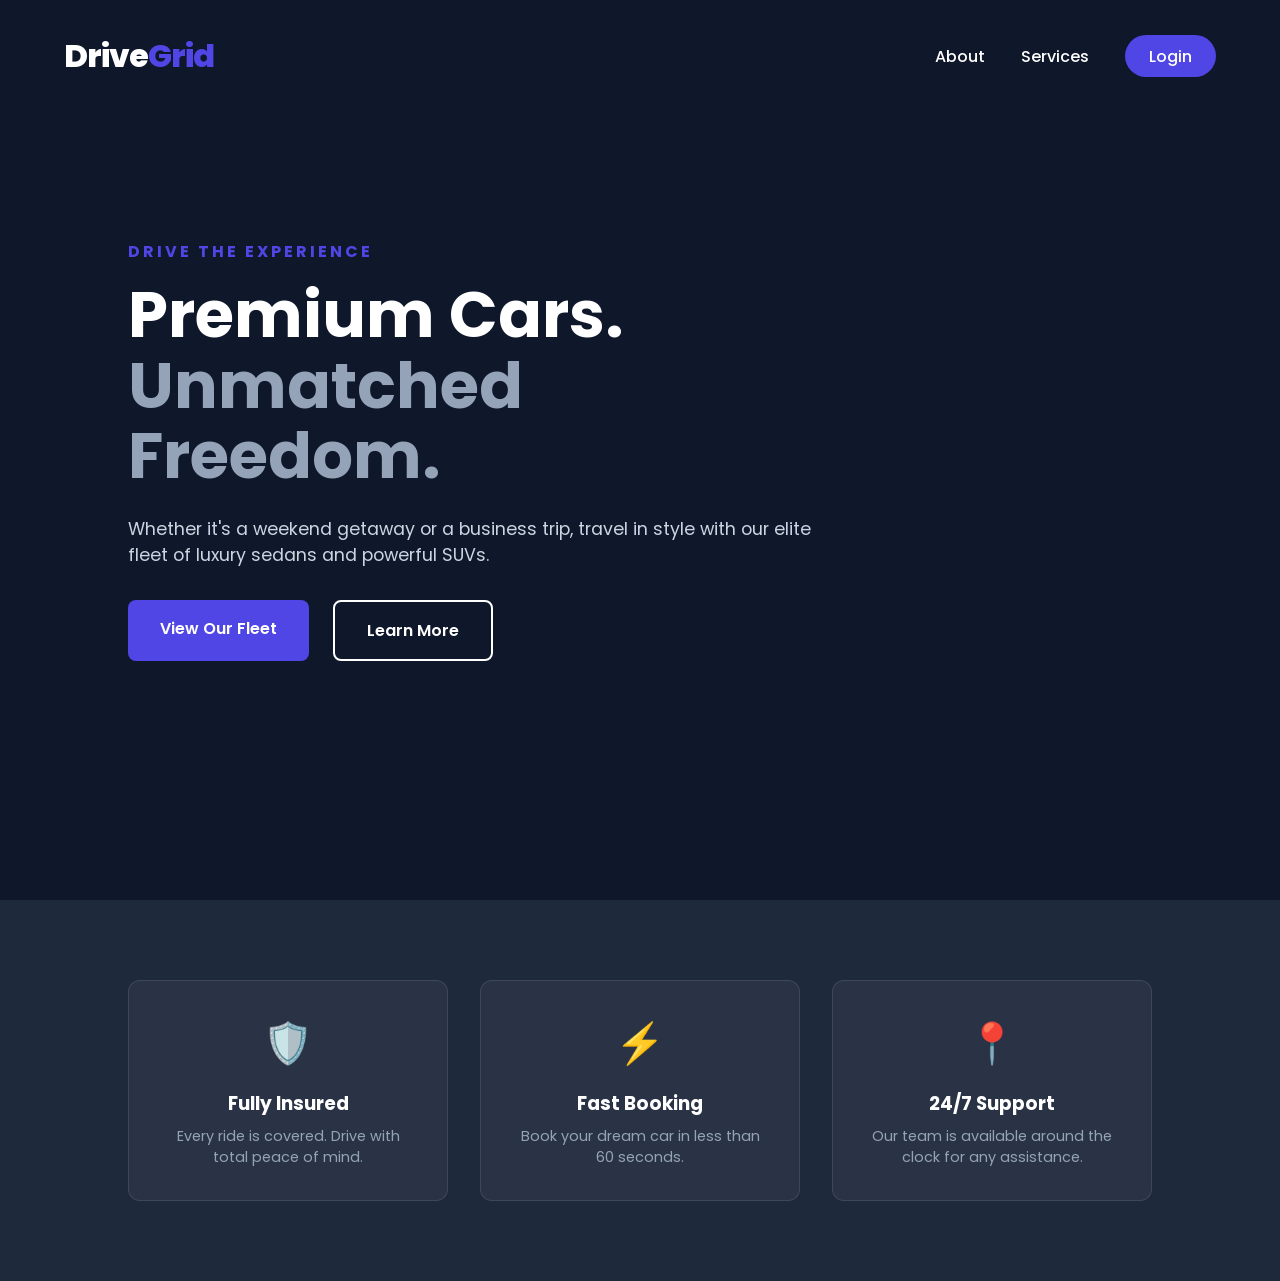
<file: index.html>
<!DOCTYPE html>
<html lang="en">
<head>
    <meta charset="UTF-8">
    <meta name="viewport" content="width=device-width, initial-scale=1.0">
    <title>DRIVE GRID</title>
    <link rel="stylesheet" href="intro.css">
    <link href="https://fonts.googleapis.com/css2?family=Poppins:wght@300;400;600;800&display=swap" rel="stylesheet">
</head>
<body>

    <nav class="navbar">
        <div class="logo">Drive<span>Grid</span></div>
        <div class="nav-links">
            <a href="#about">About</a>
            <a href="#services">Services</a>
            <a href="auth.html" class="btn-login">Login</a>
        </div>
    </nav>

    <header class="hero">
        <div class="hero-overlay"></div>
        <div class="hero-content">
            <h4 class="fade-in">Drive the Experience</h4>
            <h1 class="fade-in-delayed">Premium Cars. <br><span>Unmatched Freedom.</span></h1>
            <p class="fade-in-delayed">Whether it's a weekend getaway or a business trip, travel in style with our elite fleet of luxury sedans and powerful SUVs.</p>
            <div class="hero-btns fade-in-delayed">
                <a href="intro.html" class="btn-primary">View Our Fleet</a>
                <a href="#about" class="btn-secondary">Learn More</a>
            </div>
        </div>
    </header>

    <section class="features" id="services">
        <div class="feature-card">
            <div class="icon">🛡️</div>
            <h3>Fully Insured</h3>
            <p>Every ride is covered. Drive with total peace of mind.</p>
        </div>
        <div class="feature-card">
            <div class="icon">⚡</div>
            <h3>Fast Booking</h3>
            <p>Book your dream car in less than 60 seconds.</p>
        </div>
        <div class="feature-card">
            <div class="icon">📍</div>
            <h3>24/7 Support</h3>
            <p>Our team is available around the clock for any assistance.</p>
        </div>
    </section>

</body>
</html>
</file>
<file: intro.css>
:root {
    --primary: #4f46e5;
    --white: #ffffff;
    --dark-bg: #0f172a;
}

* {
    margin: 0;
    padding: 0;
    box-sizing: border-box;
    font-family: 'Poppins', sans-serif;
}

body {
    background-color: var(--dark-bg);
    color: var(--white);
    overflow-x: hidden;
}

/* Navbar Styling */
.navbar {
    position: absolute;
    top: 0;
    width: 100%;
    padding: 2rem 5%;
    display: flex;
    justify-content: space-between;
    align-items: center;
    z-index: 100;
}

.logo { font-size: 2rem; font-weight: 800; letter-spacing: -1px; }
.logo span { color: var(--primary); }

.nav-links a {
    color: white;
    text-decoration: none;
    margin-left: 2rem;
    font-weight: 500;
    transition: 0.3s;
}

.btn-login {
    background: var(--primary);
    padding: 0.6rem 1.5rem;
    border-radius: 50px;
}

/* Hero Section */
.hero {
    position: relative;
    height: 100vh;
    display: flex;
    align-items: center;
    padding: 0 10%;
    background: url('https://images.unsplash.com/photo-1503376780353-7e6692767b70?auto=format&fit=crop&q=80&w=2070') center/cover;
}

.hero-overlay {
    position: absolute;
    top: 0;
    left: 0;
    width: 100%;
    height: 100%;
    background: linear-gradient(to right, rgba(15, 23, 42, 0.9), rgba(15, 23, 42, 0.2));
}

.hero-content {
    position: relative;
    z-index: 10;
    max-width: 700px;
}

.hero-content h4 {
    color: var(--primary);
    text-transform: uppercase;
    letter-spacing: 3px;
    margin-bottom: 1rem;
}

.hero-content h1 {
    font-size: 4rem;
    line-height: 1.1;
    margin-bottom: 1.5rem;
}

.hero-content h1 span {
    color: #94a3b8;
}

.hero-content p {
    font-size: 1.1rem;
    color: #cbd5e1;
    margin-bottom: 2rem;
}

/* Buttons */
.hero-btns { display: flex; gap: 1.5rem; }

.btn-primary {
    background: var(--primary);
    color: white;
    padding: 1rem 2rem;
    text-decoration: none;
    border-radius: 8px;
    font-weight: 600;
    transition: 0.3s;
}

.btn-secondary {
    border: 2px solid white;
    color: white;
    padding: 1rem 2rem;
    text-decoration: none;
    border-radius: 8px;
    font-weight: 600;
    transition: 0.3s;
}

.btn-primary:hover { transform: scale(1.05); background: #4338ca; }

/* Features Section */
.features {
    display: grid;
    grid-template-columns: repeat(auto-fit, minmax(250px, 1fr));
    gap: 2rem;
    padding: 5rem 10%;
    background: #1e293b;
}

.feature-card {
    background: rgba(255, 255, 255, 0.05);
    padding: 2rem;
    border-radius: 12px;
    text-align: center;
    border: 1px solid rgba(255,255,255,0.1);
}

.feature-card .icon { font-size: 2.5rem; margin-bottom: 1rem; }
.feature-card h3 { margin-bottom: 0.5rem; }
.feature-card p { color: #94a3b8; font-size: 0.9rem; }

/* Simple Animations */
.fade-in {
    animation: fadeInUp 1s ease forwards;
}

.fade-in-delayed {
    opacity: 0;
    animation: fadeInUp 1s ease 0.5s forwards;
}

@keyframes fadeInUp {
    from { opacity: 0; transform: translateY(30px); }
    to { opacity: 1; transform: translateY(0); }
}
</file>
